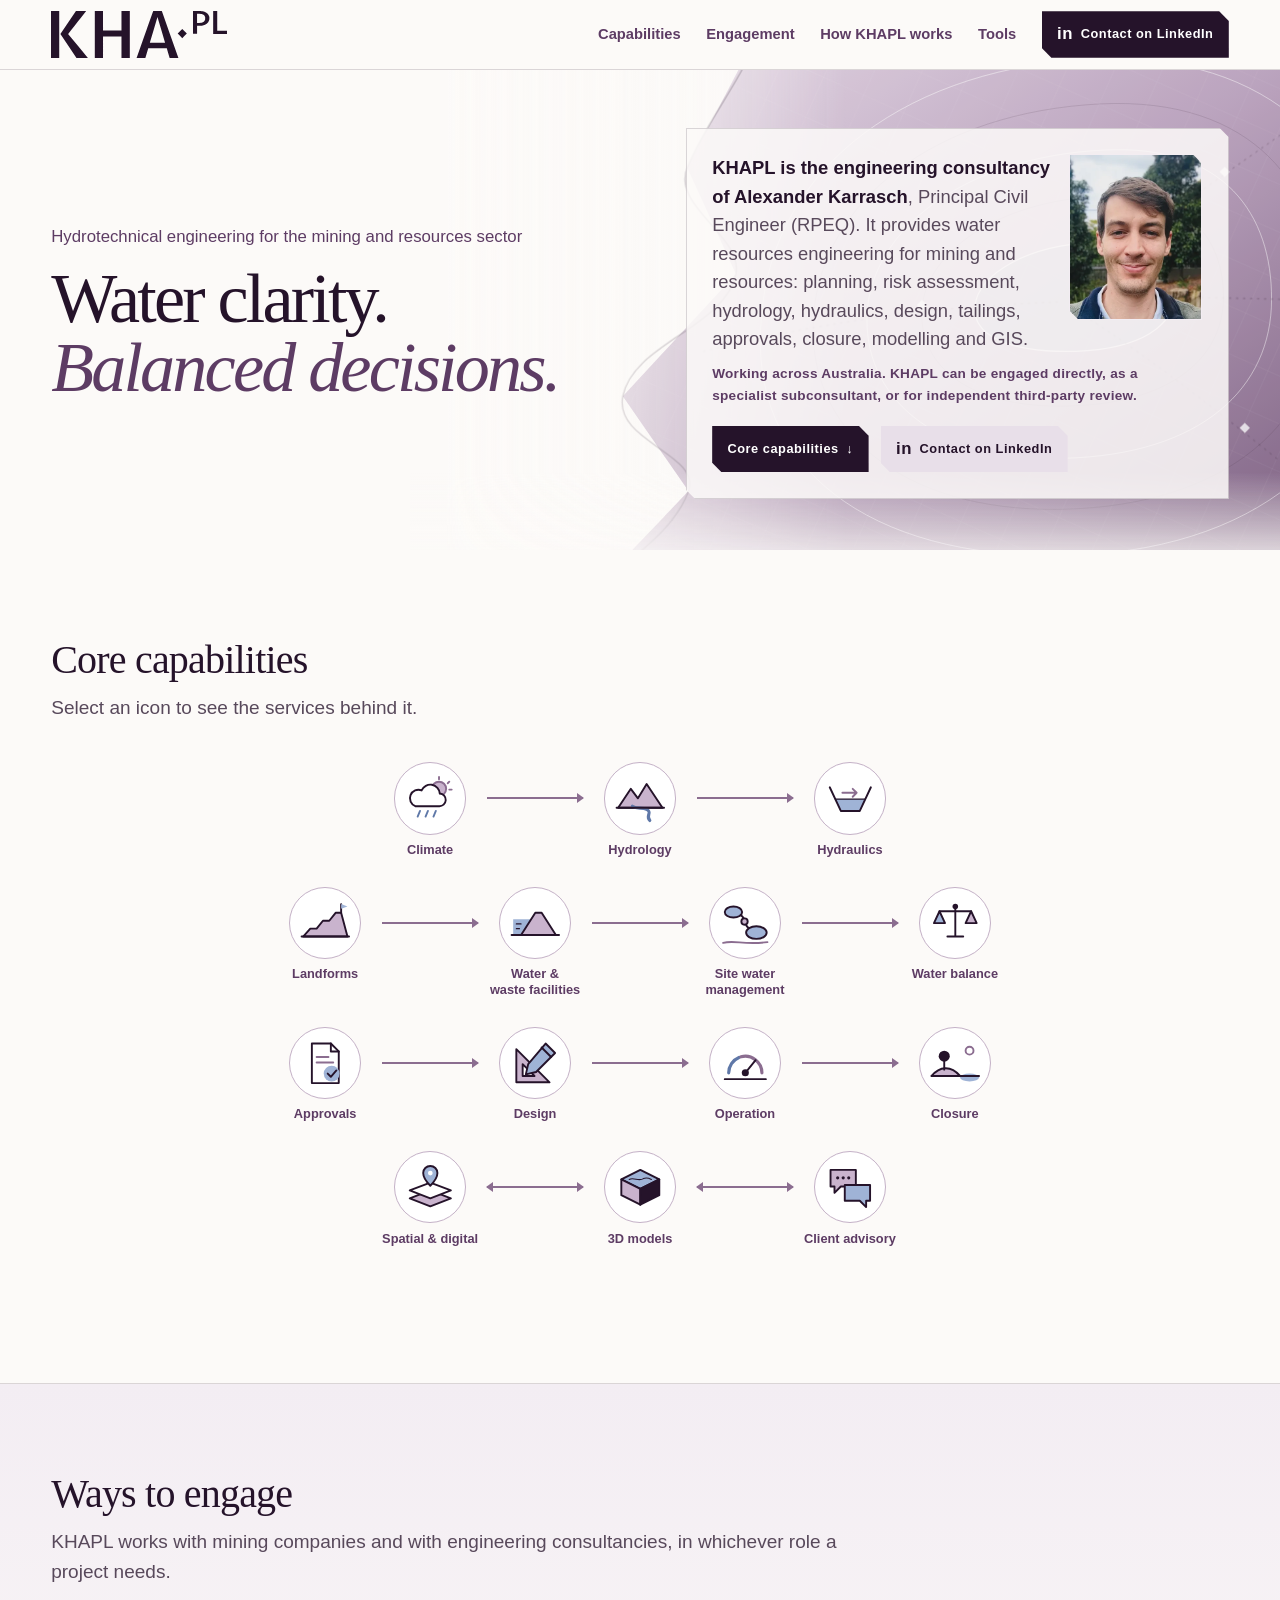
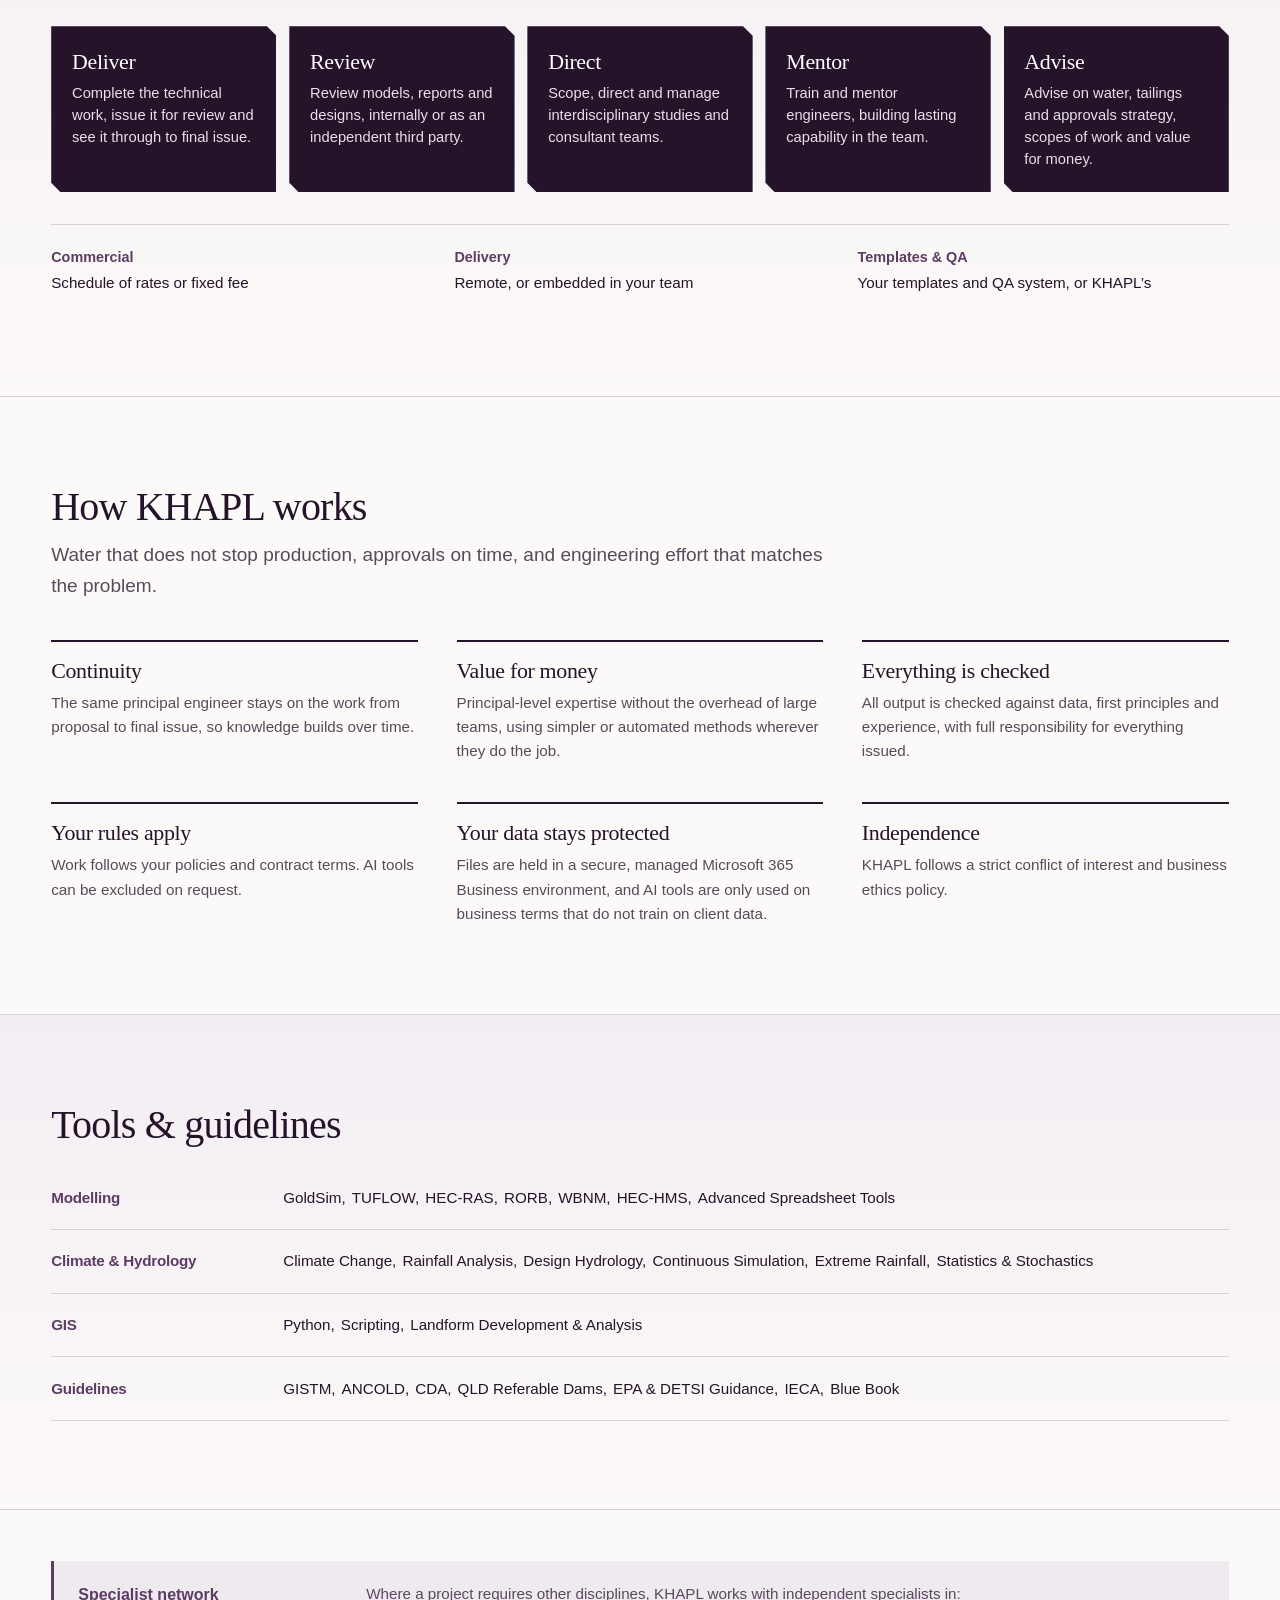
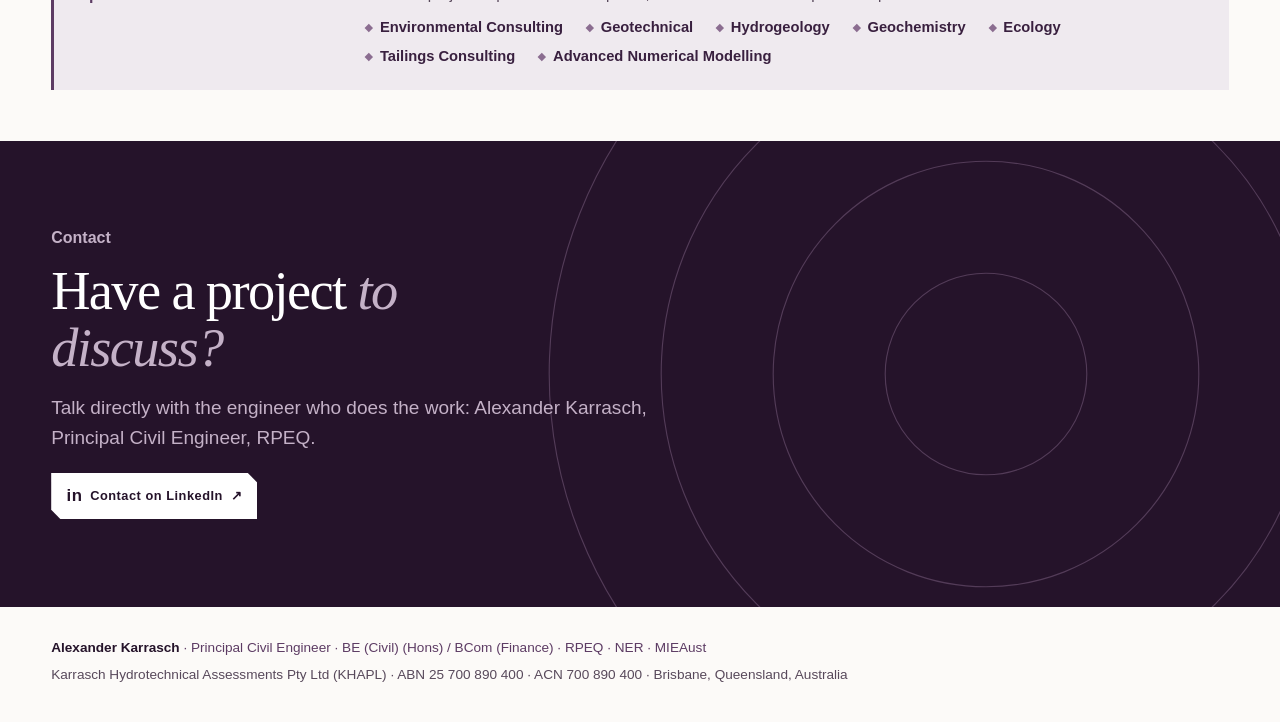
<file: index.html>
<!DOCTYPE html>
<html lang="en-AU">
<head>
  <meta charset="utf-8">
  <meta name="viewport" content="width=device-width, initial-scale=1">
  <title>KHAPL | Hydrotechnical Engineering | Alexander Karrasch</title>
  <meta name="description" content="KHAPL (Karrasch Hydrotechnical Assessments Pty Ltd) is the engineering consultancy of Alexander Karrasch, Principal Civil Engineer (RPEQ), providing water resources, tailings, hydrology, hydraulics and approvals engineering for the mining and resources sector across Australia.">
  <meta name="color-scheme" content="light">
  <meta name="theme-color" content="#25132a">
  <meta property="og:type" content="website">
  <meta property="og:title" content="KHAPL | Hydrotechnical Engineering">
  <meta property="og:description" content="Water resources, tailings and approvals engineering for mining and resources projects across Australia, led by Alexander Karrasch RPEQ.">
  <meta property="og:url" content="https://khapl.com.au/">
  <link rel="canonical" href="https://khapl.com.au/">
  <link rel="icon" href="favicon.svg" type="image/svg+xml">
  <script type="application/ld+json">
  {
    "@context": "https://schema.org",
    "@type": "Organization",
    "@id": "https://khapl.com.au/#organization",
    "name": "Karrasch Hydrotechnical Assessments Pty Ltd",
    "legalName": "Karrasch Hydrotechnical Assessments Pty Ltd",
    "alternateName": "KHAPL",
    "url": "https://khapl.com.au/",
    "logo": "https://khapl.com.au/khapl-logo.svg",
    "description": "Hydraulic, hydrologic, water resources, tailings and associated civil engineering consultancy services for the mining and resources industry.",
    "identifier": [
      { "@type": "PropertyValue", "propertyID": "Australian Business Number (ABN)", "value": "25 700 890 400" },
      { "@type": "PropertyValue", "propertyID": "Australian Company Number (ACN)", "value": "700 890 400" }
    ],
    "founder": {
      "@type": "Person",
      "name": "Alexander Karrasch",
      "jobTitle": "Principal Civil Engineer",
      "sameAs": "https://www.linkedin.com/in/khapl/"
    },
    "location": { "@type": "Place", "name": "Brisbane, Queensland, Australia" },
    "areaServed": "Australia",
    "sameAs": ["https://www.linkedin.com/in/khapl/"],
    "knowsAbout": ["Climate Analysis and Climate Change", "Hydrology", "Hydraulic Analysis", "Landforms", "Water and Waste Facilities", "Site Water Management", "Water Balance Modelling and Accounting", "Approvals", "Design", "Operation", "Closure", "Spatial and Digital", "3D Models", "Client Advisory"]
  }
  </script>
  <style>
    :root {
      --aubergine-950: #25132a;
      --aubergine-850: #39203f;
      --aubergine-700: #5d3c64;
      --aubergine-500: #8b6d90;
      --aubergine-300: #c4b1c7;
      --aubergine-150: #e8dfe9;
      --aubergine-075: #f3edf3;
      --paper: #fcfaf8;
      --white: #fff;
      --ink-soft: #58495b;
      --line: rgba(37,19,42,.16);
      --serif: Georgia, "Times New Roman", serif;
      --sans: Arial, Helvetica, sans-serif;
      --gutter: clamp(1rem, 4vw, 5rem);
      --wrap: min(100% - 2 * var(--gutter), 80rem);
      --notch: .6rem;
      --cut: polygon(0 0, calc(100% - var(--notch)) 0, 100% var(--notch), 100% 100%, var(--notch) 100%, 0 calc(100% - var(--notch)));
      color-scheme: light;
      interpolate-size: allow-keywords;
    }

    *, *::before, *::after { box-sizing: border-box; }
    html { scroll-behavior: smooth; scroll-padding-top: 5rem; -webkit-text-size-adjust: 100%; }
    body {
      margin: 0;
      background: var(--paper);
      color: var(--aubergine-950);
      font: 1rem/1.6 var(--sans);
      -webkit-font-smoothing: antialiased;
      overflow-x: clip;
    }
    img, svg { max-width: 100%; }
    a { color: inherit; }
    :focus-visible { outline: 2px solid var(--aubergine-700); outline-offset: 3px; }
    .wrap { width: var(--wrap); margin-inline: auto; }
    .skip { position: absolute; left: -100vw; }
    .skip:focus { left: 1rem; top: 1rem; z-index: 99; padding: .5rem 1rem; background: var(--white); }
    .nw { white-space: nowrap; }

    /* ---------- header ---------- */
    .site-header { position: sticky; top: 0; z-index: 20; background: rgba(252,250,248,.97); border-bottom: 1px solid var(--line); }
    .site-header .wrap { display: flex; align-items: center; justify-content: space-between; gap: 1rem 2rem; padding-block: .7rem; }
    .brand { display: block; flex: none; width: clamp(7rem, 5rem + 8vw, 11rem); aspect-ratio: 157.5 / 41.75; overflow: hidden; }
    .brand img { display: block; width: 100%; height: auto; }
    .nav { display: flex; align-items: center; gap: clamp(.75rem, 2vw, 2rem); }
    .nav a:not(.btn) { font-size: .92rem; font-weight: 700; text-decoration: none; color: var(--aubergine-700); }
    .nav a:not(.btn):hover { color: var(--aubergine-950); }

    .btn {
      display: inline-flex; align-items: center; gap: .6em;
      min-height: 2.9rem; padding: .6em 1.2em;
      background: var(--aubergine-950); color: var(--white);
      font-size: .8rem; font-weight: 700; letter-spacing: .04em; text-decoration: none;
      clip-path: var(--cut);
      transition: background-color .18s, transform .18s;
    }
    .btn:hover, .btn:focus-visible { background: var(--aubergine-700); transform: translateY(-2px); }
    .btn.ghost { background: var(--aubergine-150); color: var(--aubergine-950); }
    .btn.ghost:hover, .btn.ghost:focus-visible { background: var(--aubergine-300); }
    .nav .btn .short { display: none; }
    .in-mark { font-size: 1.05rem; line-height: 1; font-weight: 700; }

    /* ---------- hero ---------- */
    .hero { position: relative; isolation: isolate; overflow: hidden; contain: paint; padding-block: clamp(2rem, 4.5vw, 4rem) clamp(2rem, 4vw, 3.5rem); }
    .hero-grid { display: grid; gap: 1.2rem clamp(2rem, 5vw, 5rem); align-items: center; }
    .hero-text { padding: clamp(1rem, 2vw, 1.6rem); background: rgba(252,250,248,.86); border: 1px solid var(--line); clip-path: var(--cut); }
    .hero-text .summary { margin-top: 0; }
    .photo { position: relative; float: right; display: grid; place-items: center; width: clamp(5.5rem, 3.5rem + 6vw, 9rem); aspect-ratio: 4 / 5; margin: 0 0 .8rem 1.2rem; overflow: hidden; background: var(--aubergine-075); border: 1.5px dashed var(--aubergine-300); clip-path: var(--cut); }
    .photo::before { content: "Profile photo"; padding: .5rem; color: var(--aubergine-500); font-size: .62rem; font-weight: 700; letter-spacing: .1em; text-align: center; text-transform: uppercase; }
    .photo:has(img) { border-style: solid; border-color: transparent; }
    .photo img { position: absolute; inset: 0; width: 100%; height: 100%; object-fit: cover; }
    @media (min-width: 60rem) {
      .hero-grid { grid-template-columns: minmax(0, 1.05fr) minmax(0, 1fr); }
    }
    .water-backdrop { position: absolute; z-index: -1; inset: -6% -8% -6% 32%; opacity: .9; pointer-events: none; }
    .water-backdrop::before { content: ""; position: absolute; inset: 0 55% 0 -30%; z-index: 2; background: linear-gradient(90deg, var(--paper) 45%, rgba(252,250,248,0)); }
    .water-backdrop::after { content: ""; position: absolute; inset: auto 0 0; height: 20%; z-index: 2; background: linear-gradient(0deg, var(--paper), rgba(252,250,248,0)); }
    .water-backdrop svg { width: 100%; height: 100%; display: block; }
    .bathymetry { stroke: rgba(255,255,255,.45); stroke-width: 1.6; }
    .bathymetry path:nth-child(even) { stroke: rgba(37,19,42,.2); stroke-width: 1.15; }
    .bathymetry .inner-pool { fill: #8d93ab; fill-opacity: .5; stroke: rgba(244,239,246,.7); stroke-width: 2; }
    .flow-traces { stroke: rgba(37,19,42,.42); stroke-width: 1.4; stroke-linecap: round; stroke-dasharray: 2.5 9; }
    .control-points { fill: rgba(255,255,255,.75); }
    .water-edge { stroke: rgba(37,19,42,.42); stroke-width: 2; }

    .eyebrow { margin: 0 0 .9rem; color: var(--aubergine-700); font-size: clamp(.95rem, .9rem + .2vw, 1.05rem); }
    h1 {
      display: flex; flex-wrap: wrap; column-gap: .22em; margin: 0;
      font: 400 clamp(2.5rem, 1.5rem + 3.6vw, 4.6rem)/.98 var(--serif); letter-spacing: -.04em;
    }
    h1 span { display: inline-block; }
    .accent { color: var(--aubergine-700); font-style: italic; }
    .summary { margin: 1rem 0 0; color: var(--ink-soft); font-size: clamp(1rem, .95rem + .25vw, 1.15rem); line-height: 1.55; }
    .summary strong { color: var(--aubergine-950); font-weight: 700; }
    .engagement { margin: .6rem 0 0; color: var(--aubergine-700); font-size: .85rem; font-weight: 700; letter-spacing: .02em; }
    .cta-row { display: flex; flex-wrap: wrap; gap: .75rem; margin-top: 1.2rem; }

    /* ---------- sections ---------- */
    section { padding-block: clamp(3rem, 7vw, 5.5rem); }
    section.tight { padding-block: clamp(2rem, 4vw, 3.5rem); }
    .band { background: linear-gradient(180deg, var(--aubergine-075), var(--paper)); border-block: 1px solid var(--line); }
    .section-head { display: grid; gap: .7rem; margin-bottom: clamp(1.5rem, 3vw, 2.4rem); max-width: 50rem; }
    h2 {
      display: flex; align-items: center; gap: .9rem; margin: 0;
      color: var(--aubergine-950); font: 400 clamp(1.7rem, 1.3rem + 1.6vw, 2.5rem)/1.1 var(--serif); letter-spacing: -.02em;
    }
    .lede { margin: 0; color: var(--ink-soft); font-size: clamp(1rem, .95rem + .3vw, 1.2rem); }
    h3 { margin: 0; font: 400 clamp(1.15rem, 1.05rem + .4vw, 1.4rem)/1.15 var(--serif); letter-spacing: -.015em; }

    /* ---------- capabilities (accordion rows) ---------- */
    .cap-list { border-top: 2px solid var(--aubergine-950); }
    .cap-list.empty { border-top: 0; }
    .cap[hidden] { display: none; }
    .cap { position: relative; border-bottom: 1px solid var(--line); transition: background-color .2s; }
    .cap::before { content: ""; position: absolute; left: 0; top: -1px; bottom: -1px; width: 3px; background: var(--aubergine-700); transform: scaleY(0); transform-origin: top; transition: transform .3s ease; }
    .cap:hover { background: rgba(243,237,243,.55); }
    .cap[open] { background: var(--white); }
    .cap[open]::before { transform: scaleY(1); }
    .cap summary {
      display: grid; grid-template-columns: minmax(0, 1fr) auto; gap: .3rem 1.2rem; align-items: baseline;
      padding: 1rem 1rem 1rem 1.1rem; cursor: pointer; list-style: none;
    }
    .cap summary::-webkit-details-marker { display: none; }
    .num { display: none; }
    .desc { grid-column: 1; grid-row: 2; color: var(--ink-soft); font-size: .9rem; line-height: 1.5; }
    .plus { grid-column: 2; grid-row: 1 / span 2; align-self: center; position: relative; width: 1.7rem; height: 1.7rem; border: 1px solid var(--aubergine-300); border-radius: 50%; transition: transform .3s, background-color .2s; }
    .plus::before, .plus::after { content: ""; position: absolute; inset: 50% 25% auto; border-top: 1.5px solid var(--aubergine-700); transform: translateY(-50%); }
    .plus::after { transform: translateY(-50%) rotate(90deg); transition: transform .3s; }
    .cap summary:hover .plus { background: var(--aubergine-150); }
    .cap[open] .plus { transform: rotate(180deg); background: var(--aubergine-150); }
    .cap[open] .plus::after { transform: translateY(-50%) rotate(0deg); }
    .cap-body { padding: 0 1rem 1.4rem 1.1rem; }
    .cap-body ul { margin: 0; padding: 0; list-style: none; columns: 15rem 2; column-gap: 2rem; }
    .cap-body li { position: relative; break-inside: avoid; padding: 0 0 .45rem 1.1rem; font-size: .92rem; line-height: 1.45; }
    .cap-body li::before { content: ""; position: absolute; left: 0; top: .5em; width: .42rem; height: .42rem; background: var(--aubergine-500); transform: rotate(45deg); }
    .cap-body .note { margin: .6rem 0 0; color: var(--aubergine-700); font-size: .85rem; font-style: italic; }
    .cap::details-content { block-size: 0; overflow-y: clip; transition: block-size .3s ease, content-visibility .3s allow-discrete; }
    .cap[open]::details-content { block-size: auto; }
    .cap.lit { background: rgba(243,237,243,.55); }
    @media (min-width: 60rem) {
      .cap summary { grid-template-columns: minmax(0, 1fr) minmax(0, 1.7fr) auto; }
      .desc { grid-column: 2; grid-row: 1; }
      .plus { grid-column: 3; grid-row: 1; }
      .cap-body ul { columns: 16rem 3; }
    }

    /* ---------- capability map ---------- */
    .fmap {
      --t: clamp(3.2rem, 2.6rem + 2.4vw, 4.8rem);
      --c1: #25132a; --c2: #c9b3cd; --c2s: #8b6d90; --c3: #9fb3d6; --c3s: #5f78a8; --tile: #fff;
      display: grid; gap: clamp(1rem, 2.4vw, 1.8rem); margin: 0 auto clamp(1.8rem, 4vw, 3rem); max-width: 60rem;
    }
    .frow { display: flex; justify-content: center; align-items: flex-start; }
    .fc-node { flex: 0 1 calc(var(--t) + 2.6rem); display: grid; justify-items: center; gap: .45rem; min-width: min-content; text-decoration: none; color: var(--aubergine-700); }
    .tile { position: relative; display: grid; place-items: center; width: var(--t); height: var(--t); border: 1.5px solid var(--aubergine-300); border-radius: 50%; background: var(--tile); transition: background-color .25s, border-color .25s; }
    .tile svg { width: 72%; height: 72%; overflow: visible; }
    .ring { position: absolute; inset: -1.5px; border: 2px solid var(--aubergine-700); border-radius: 50%; opacity: 0; pointer-events: none; }
    .lbl { max-width: 100%; font-size: clamp(.7rem, .62rem + .25vw, .8rem); font-weight: 700; line-height: 1.25; text-align: center; overflow-wrap: normal; word-break: normal; hyphens: manual; text-wrap: balance; }
    .fmap svg * { stroke-width: 2.4; stroke-linecap: round; stroke-linejoin: round; fill: none; stroke: none; transition: fill .25s, stroke .25s; }
    .fmap .thin { stroke-width: 1.4; }
    .fmap .thick { stroke-width: 4; }
    .fmap .s1 { stroke: var(--c1); } .fmap .f1 { fill: var(--c1); }
    .fmap .s2 { stroke: var(--c2s); } .fmap .f2 { fill: var(--c2); }
    .fmap .s3 { stroke: var(--c3s); } .fmap .f3 { fill: var(--c3); }
    .fmap .fw { fill: var(--tile); }
    .arr { position: relative; flex: 1 1 1rem; min-width: .5rem; max-width: 6rem; height: 2px; margin-top: calc(var(--t) / 2 - 1px); background: var(--aubergine-500); }
    .arr::after, .arr.both::before { content: ""; position: absolute; top: -4px; border: 5px solid transparent; border-width: 5px 0 5px 7px; border-left-color: var(--aubergine-500); right: -1px; }
    .arr.both::before { left: -1px; right: auto; transform: scaleX(-1); }
    .fc-node:hover .tile, .fc-node:focus-visible .tile { border-color: var(--aubergine-700); }
    .fc-node:focus { outline: none; }
    .fc-node:focus-visible .tile { outline: 2px solid var(--aubergine-700); outline-offset: 3px; }
    .fc-node.on .tile { --c1: #fff; --c2: #8b6d90; --c2s: #c9b3cd; --c3: #7d93c2; --c3s: #b9c8e6; --tile: #25132a; background: var(--aubergine-950); border-color: var(--aubergine-950); }
    .fc-node.on .lbl { color: var(--aubergine-950); }

    /* ---------- engage ---------- */
    .roles { display: grid; grid-template-columns: repeat(auto-fit, minmax(min(100%, 12rem), 1fr)); gap: .8rem; margin: 0; padding: 0; list-style: none; }
    .roles li { position: relative; overflow: hidden; padding: 1.4rem 1.3rem; background: var(--aubergine-950); color: var(--aubergine-150); clip-path: var(--cut); --notch: .8rem; }
    .roles h3 { color: var(--white); }
    .roles p { margin: .5rem 0 0; font-size: .92rem; line-height: 1.5; }
    .terms { display: grid; grid-template-columns: repeat(auto-fit, minmax(min(100%, 16rem), 1fr)); gap: .4rem 2rem; margin: 2rem 0 0; padding: 1.3rem 0 0; border-top: 1px solid var(--line); }
    .terms div { display: grid; gap: .1rem; }
    .terms dt { color: var(--aubergine-700); font-size: .9rem; font-weight: 700; }
    .terms dd { margin: 0 0 .8rem; font-size: .95rem; }

    /* ---------- principles ---------- */
    .principles { display: grid; grid-template-columns: repeat(auto-fit, minmax(min(100%, 17rem), 1fr)); gap: clamp(1.4rem, 3vw, 2.4rem) clamp(1.4rem, 3vw, 3rem); }
    .principle { padding-top: 1rem; border-top: 2px solid var(--aubergine-950); }
    .principle p { margin: .5rem 0 0; color: var(--ink-soft); font-size: .95rem; }

    /* ---------- tools ---------- */
    .tool-rows { display: grid; gap: 1.2rem; }
    .tool-row { display: grid; grid-template-columns: minmax(8rem, 13rem) 1fr; gap: .6rem 1.5rem; align-items: baseline; padding-bottom: 1.2rem; border-bottom: 1px solid var(--line); }
    .tool-row h3 { font: 700 .95rem var(--sans); color: var(--aubergine-700); }
    .tags { display: flex; flex-wrap: wrap; gap: .2rem 0; margin: 0; padding: 0; list-style: none; }
    .tags li { font-size: .95rem; }
    .tags li:not(:last-child)::after { content: ","; margin-right: .4em; }

    /* ---------- network ---------- */
    .network { display: grid; grid-template-columns: minmax(10rem, 16rem) 1fr; gap: 1rem 2rem; align-items: start; padding: 1.3rem 1.5rem; border-left: 3px solid var(--aubergine-700); background: rgba(232,223,233,.6); }
    .network p { margin: 0; }
    .network .intro { color: var(--ink-soft); font-size: .95rem; }
    .net-list { display: flex; flex-wrap: wrap; gap: .35rem 1.5rem; margin: .6rem 0 0; padding: 0; list-style: none; }
    .net-list li { color: var(--aubergine-850); font-size: .92rem; font-weight: 700; white-space: nowrap; }
    .net-list li::before { content: ""; display: inline-block; width: .38em; height: .38em; margin: 0 .55em .12em 0; background: var(--aubergine-500); transform: rotate(45deg); }
    .network .label { color: var(--aubergine-700); font-size: 1rem; font-weight: 700; }

    /* ---------- contact / footer ---------- */
    .contact { position: relative; overflow: hidden; isolation: isolate; background: var(--aubergine-950); color: var(--aubergine-150); }
    .contact svg.ripples { position: absolute; z-index: -1; right: -12%; top: 50%; width: min(56rem, 120vw); translate: 0 -50%; opacity: .45; pointer-events: none; }
    .ripples circle { fill: none; stroke: var(--aubergine-500); stroke-width: 1; }
    .contact h2 { color: var(--aubergine-300); font: 700 1rem var(--sans); letter-spacing: 0; }
    .contact .big { margin: 1rem 0 0; color: var(--white); font: 400 clamp(2rem, 1.3rem + 2.8vw, 3.4rem)/1.05 var(--serif); letter-spacing: -.03em; max-width: 16ch; }
    .contact .big em { color: var(--aubergine-300); }
    .contact .lede { color: var(--aubergine-300); max-width: 40rem; margin-top: 1rem; }
    .contact .btn { background: var(--white); color: var(--aubergine-950); }
    .contact .btn:hover, .contact .btn:focus-visible { background: var(--aubergine-150); }

    footer { padding-block: 1.8rem 2.2rem; color: var(--ink-soft); font-size: .85rem; line-height: 1.7; }
    footer p { margin: 0; text-wrap: balance; }
    .pro { color: var(--aubergine-700); }
    .pro strong { color: var(--aubergine-950); }
    .legal { margin-top: .25rem; }

    /* ---------- motion: one-off on load / on reveal only, nothing loops ---------- */
    @media (prefers-reduced-motion: no-preference) {
      .bathymetry path { stroke-dasharray: 1; stroke-dashoffset: 1; animation: draw 2.2s cubic-bezier(.3,.6,.2,1) forwards; }
      .bathymetry path:nth-child(2) { animation-delay: .15s; }
      .bathymetry path:nth-child(3) { animation-delay: .3s; }
      .bathymetry path:nth-child(4) { animation-delay: .45s; }
      .bathymetry path:nth-child(5) { animation-delay: .6s; }
      .flow-traces, .control-points { animation: fade 1.2s 1.6s both; }
      .hero h1 span, .hero-text { animation: rise .9s cubic-bezier(.2,.7,.2,1) both; }
      .hero h1 span:nth-child(2) { animation-delay: .12s; }
      .hero-text { animation-delay: .25s; }
      .fc-node.on .ring { animation: pulse 1.1s ease-out 3; }
      @supports (animation-timeline: view()) {
        .reveal { animation: rise linear both; animation-timeline: view(); animation-range: entry 5% entry 40%; }
      }
    }
    @keyframes draw { to { stroke-dashoffset: 0; } }
    @keyframes fade { from { opacity: 0; } }
    @keyframes pulse { from { opacity: .9; transform: scale(1); } to { opacity: 0; transform: scale(1.45); } }
    @keyframes rise { from { opacity: 0; transform: translateY(1.2rem); } }

    /* ---------- responsive ---------- */
    @media (max-width: 64rem) {
      .nav a:not(.btn) { display: none; }
    }
    @media (max-width: 60rem) {
      .water-backdrop { inset: -4% -40% 25% 10%; opacity: .55; }
      .water-backdrop::before { inset: 0 45% 0 -30%; }
      .tool-row, .network { grid-template-columns: 1fr; }
    }
    @media (max-width: 36rem) {
      .nav .btn .label { display: none; }
      .nav .btn .short { display: inline; }
      .nav .btn { padding-inline: .9rem; }
      .water-backdrop { inset: -8% -70% 35% 0; opacity: .4; }
      .hero-text .btn { min-height: 2.6rem; }
      .cap summary { gap: .3rem 1rem; padding-left: .8rem; }
      .cap-body { padding-left: .8rem; }
    }
    @media (max-height: 30rem) and (orientation: landscape) {
      .site-header { position: static; }
    }
    @media print {
      .site-header { position: static; }
      .water-backdrop, .ripples, .fmap { display: none; }
      .cap[hidden] { display: block; }
      .contact { background: none; color: inherit; }
      .cap::details-content { block-size: auto; content-visibility: visible; }
    }
  </style>
</head>
<body>
  <a class="skip" href="#main">Skip to content</a>

  <header class="site-header">
    <div class="wrap">
      <a class="brand" href="#top" aria-label="KHAPL home"><img src="khapl-logo.svg" alt="KHAPL" width="176" height="47"></a>
      <nav class="nav" aria-label="Primary">
        <a href="#capabilities">Capabilities</a>
        <a href="#engage">Engagement</a>
        <a href="#approach">How KHAPL works</a>
        <a href="#tools">Tools</a>
        <a class="btn" href="https://www.linkedin.com/in/khapl/" target="_blank" rel="noopener noreferrer"><b class="in-mark" aria-hidden="true">in</b><span class="label">Contact on LinkedIn</span><span class="short">Contact</span></a>
      </nav>
    </div>
  </header>

  <main id="main">
    <section class="hero" id="top" aria-labelledby="headline">
      <div class="water-backdrop" aria-hidden="true">
        <svg viewBox="0 0 1600 900" preserveAspectRatio="xMaxYMid slice" focusable="false">
          <defs>
            <linearGradient id="plum-water" x1="0" y1="0" x2="1" y2="1"><stop offset="0" stop-color="#eee5ef"/><stop offset=".48" stop-color="#ad92b2"/><stop offset="1" stop-color="#4b2852"/></linearGradient>
            <clipPath id="water-plane"><polygon points="590,-40 1640,-40 1640,950 265,950 458,748 350,592 536,391 456,216"/></clipPath>
            <pattern id="survey-grid" width="72" height="72" patternUnits="userSpaceOnUse" patternTransform="rotate(24)"><path d="M72 0H0V72" fill="none" stroke="#fff" stroke-opacity=".13"/></pattern>
          </defs>
          <g clip-path="url(#water-plane)">
            <rect x="180" y="-80" width="1500" height="1060" fill="url(#plum-water)" opacity=".92"/>
            <rect x="180" y="-80" width="1500" height="1060" fill="url(#survey-grid)"/>
            <g class="bathymetry" fill="none">
              <path pathLength="1" d="M578 462C596 210 827 49 1128 37C1413 26 1585 193 1587 435C1590 686 1387 850 1071 854C757 858 554 711 578 462Z"/>
              <path pathLength="1" d="M664 458C678 271 863 124 1138 111C1385 100 1502 245 1501 438C1500 631 1348 773 1069 778C805 782 649 645 664 458Z"/>
              <path pathLength="1" d="M752 454C760 319 910 198 1142 187C1340 177 1418 294 1417 433C1417 577 1304 688 1076 694C857 699 744 589 752 454Z"/>
              <path pathLength="1" d="M842 449C848 356 966 270 1138 263C1288 257 1337 340 1338 427C1339 523 1260 603 1085 608C919 613 836 541 842 449Z"/>
              <path pathLength="1" class="inner-pool" d="M929 444C935 391 1015 343 1128 339C1228 335 1260 379 1258 425C1256 476 1203 514 1095 518C987 521 925 493 929 444Z"/>
            </g>
            <g class="flow-traces" fill="none">
              <path d="M1095 428C1230 428 1402 430 1588 438"/><path d="M1104 401C1208 320 1342 223 1518 103"/><path d="M1110 460C1223 532 1371 648 1555 800"/><path d="M1065 437C896 443 700 463 474 520"/>
            </g>
            <g class="control-points">
              <rect x="1252" y="419" width="13" height="13" transform="rotate(45 1258.5 425.5)"/><rect x="1334" y="217" width="12" height="12" transform="rotate(45 1340 223)"/><rect x="1367" y="638" width="12" height="12" transform="rotate(45 1373 644)"/><rect x="836" y="436" width="12" height="12" transform="rotate(45 842 442)"/>
            </g>
          </g>
          <path class="water-edge" d="M590-40C548 74 492 130 456 216C430 280 548 329 536 391C518 479 367 505 350 592C335 667 480 687 458 748C430 827 330 876 265 950" fill="none"/>
        </svg>
      </div>

      <div class="wrap hero-grid">
        <div>
          <p class="eyebrow">Hydrotechnical engineering for the mining and resources sector</p>
          <h1 id="headline"><span>Water clarity.</span> <span class="accent">Balanced decisions.</span></h1>
        </div>
        <div class="hero-text">
        <figure class="photo"><img src="profile.webp" alt="Alexander Karrasch" width="400" height="500"></figure>
        <p class="summary"><strong>KHAPL is the engineering consultancy of Alexander Karrasch</strong>, Principal Civil Engineer (RPEQ). It provides water resources engineering for mining and resources: planning, risk assessment, hydrology, hydraulics, design, tailings, approvals, closure, modelling and GIS.</p>
        <p class="engagement">Working across Australia. KHAPL can be engaged directly, as a specialist subconsultant, or for independent third-party review.</p>
        <div class="cta-row">
          <a class="btn" href="#capabilities">Core capabilities <b aria-hidden="true">↓</b></a>
          <a class="btn ghost" href="https://www.linkedin.com/in/khapl/" target="_blank" rel="noopener noreferrer"><b class="in-mark" aria-hidden="true">in</b>Contact on LinkedIn</a>
        </div>
        </div>
      </div>
    </section>

    <section id="capabilities" aria-labelledby="cap-title">
      <div class="wrap">
        <div class="section-head reveal">
          <h2 id="cap-title">Core capabilities</h2>
          <p class="lede">Select an icon to see the services behind it.</p>
        </div>
        <nav class="fmap reveal" aria-label="Capability map">
          <div class="frow">
            <a class="fc-node" data-i="0" href="#cap-01"><span class="tile"><span class="ring"></span><svg viewBox="0 0 64 64" aria-hidden="true" focusable="false"><circle class="f2 s2" cx="43" cy="20" r="9"/><path class="s2" d="M43 5v3M56 11l-2 2M59 21h-3"/><path class="fw s1" d="M13 42h30a8 8 0 0 0 1-16a12 12 0 0 0-23-4a10 10 0 0 0-8 20z"/><path class="s3" d="M19 48l-3 7M29 48l-3 7M39 48l-3 7"/></svg></span><span class="lbl">Climate</span></a>
            <span class="arr" aria-hidden="true"></span>
            <a class="fc-node" data-i="1" href="#cap-02"><span class="tile"><span class="ring"></span><svg viewBox="0 0 64 64" aria-hidden="true" focusable="false"><path class="f2 s1" d="M4 44L20 20L29 32L40 14L60 44Z"/><path class="s3 thick" d="M44 60C38 54 48 50 40 46C34 43 28 46 22 42"/><path class="s1" d="M2 44H62"/></svg></span><span class="lbl">Hydrology</span></a>
            <span class="arr" aria-hidden="true"></span>
            <a class="fc-node" data-i="2" href="#cap-03"><span class="tile"><span class="ring"></span><svg viewBox="0 0 64 64" aria-hidden="true" focusable="false"><path class="f3" d="M13 33L20 48H44L51 33Z"/><path class="s1" d="M6 18L20 48H44L58 18"/><path class="s2" d="M22 25H40M35 20l5 5-5 5"/><path class="s1 thin" d="M13 33H51"/></svg></span><span class="lbl">Hydraulics</span></a>
          </div>
          <div class="frow">
            <a class="fc-node" data-i="3" href="#cap-04"><span class="tile"><span class="ring"></span><svg viewBox="0 0 64 64" aria-hidden="true" focusable="false"><path class="f2 s1" d="M4 50L13 40H21L29 30H37L45 20H52L60 50Z"/><path class="s1" d="M2 50H62"/><path class="s1" d="M52 20V9"/><path class="f3" d="M52 9L60 12L52 15Z"/></svg></span><span class="lbl">Landforms</span></a>
            <span class="arr" aria-hidden="true"></span>
            <a class="fc-node" data-i="4" href="#cap-05"><span class="tile"><span class="ring"></span><svg viewBox="0 0 64 64" aria-hidden="true" focusable="false"><path class="f3" d="M4 28H28L16 48H4Z"/><path class="f2 s1" d="M32 20H40L58 48H14Z"/><path class="s1" d="M2 48H62"/><path class="s1 thin" d="M8 34h6M8 40h4"/></svg></span><span class="lbl">Water &amp; waste facilities</span></a>
            <span class="arr" aria-hidden="true"></span>
            <a class="fc-node" data-i="5" href="#cap-06"><span class="tile"><span class="ring"></span><svg viewBox="0 0 64 64" aria-hidden="true" focusable="false"><ellipse class="f3 s1" cx="17" cy="19" rx="11" ry="7"/><ellipse class="f3 s1" cx="46" cy="45" rx="13" ry="8"/><path class="s1" d="M26 23C34 27 30 36 36 39"/><circle class="f2 s1" cx="31" cy="31" r="4"/><path class="s2" d="M4 58C18 54 30 61 60 57"/></svg></span><span class="lbl">Site water management</span></a>
            <span class="arr" aria-hidden="true"></span>
            <a class="fc-node" data-i="6" href="#cap-07"><span class="tile"><span class="ring"></span><svg viewBox="0 0 64 64" aria-hidden="true" focusable="false"><path class="s1" d="M32 12V50M22 50H42M12 18H52"/><path class="f3 s1" d="M12 18L5 33H19Z"/><path class="f2 s1" d="M52 18L45 33H59Z"/><circle class="f1" cx="32" cy="12" r="3.5"/></svg></span><span class="lbl">Water balance</span></a>
          </div>
          <div class="frow">
            <a class="fc-node" data-i="7" href="#cap-08"><span class="tile"><span class="ring"></span><svg viewBox="0 0 64 64" aria-hidden="true" focusable="false"><path class="fw s1" d="M15 7H39L49 17V57H15Z"/><path class="s1" d="M39 7V17H49"/><path class="s2" d="M21 24H36M21 31H42"/><circle class="f3" cx="40" cy="45" r="10"/><path class="s1" d="M35 45l4 4 7-8"/></svg></span><span class="lbl">Approvals</span></a>
            <span class="arr" aria-hidden="true"></span>
            <a class="fc-node" data-i="8" href="#cap-09"><span class="tile"><span class="ring"></span><svg viewBox="0 0 64 64" aria-hidden="true" focusable="false"><path class="f2 s1" d="M8 56V14L50 56Z"/><path class="fw s1" d="M16 48V33L31 48Z"/><path class="f3 s1" d="M45 7L57 19L33 43L20 46L23 33Z"/><path class="s1" d="M40 12L52 24"/></svg></span><span class="lbl">Design</span></a>
            <span class="arr" aria-hidden="true"></span>
            <a class="fc-node" data-i="9" href="#cap-10"><span class="tile"><span class="ring"></span><svg viewBox="0 0 64 64" aria-hidden="true" focusable="false"><path class="s3 thick" d="M11 44A21 21 0 0 1 24 24.6"/><path class="s2 thick" d="M26.5 23.8A21 21 0 0 1 53 44"/><path class="s1" d="M32 44L45 28"/><circle class="f1" cx="32" cy="44" r="4.5"/><path class="s1" d="M6 52H58"/></svg></span><span class="lbl">Operation</span></a>
            <span class="arr" aria-hidden="true"></span>
            <a class="fc-node" data-i="10" href="#cap-11"><span class="tile"><span class="ring"></span><svg viewBox="0 0 64 64" aria-hidden="true" focusable="false"><path class="f2 s1" d="M2 48C12 36 26 34 38 48Z"/><ellipse class="f3" cx="50" cy="50" rx="12" ry="5"/><path class="s1" d="M18 40V28"/><circle class="f1" cx="18" cy="23" r="7"/><path class="s1" d="M2 48H62"/><circle class="s2" cx="50" cy="16" r="5"/></svg></span><span class="lbl">Closure</span></a>
          </div>
          <div class="frow">
            <a class="fc-node" data-i="11" href="#cap-12"><span class="tile"><span class="ring"></span><svg viewBox="0 0 64 64" aria-hidden="true" focusable="false"><path class="f2 s1" d="M32 36L58 46L32 56L6 46Z"/><path class="fw s1" d="M32 26L58 36L32 46L6 36Z"/><path class="f3 s1" d="M32 5a9 9 0 0 1 9 9c0 7-9 16-9 16s-9-9-9-16a9 9 0 0 1 9-9z"/><circle class="fw" cx="32" cy="14" r="3"/></svg></span><span class="lbl">Spatial &amp; digital</span></a>
            <span class="arr both" aria-hidden="true"></span>
            <a class="fc-node" data-i="12" href="#cap-13"><span class="tile"><span class="ring"></span><svg viewBox="0 0 64 64" aria-hidden="true" focusable="false"><path class="f3 s1" d="M32 10L56 22L32 34L8 22Z"/><path class="f2 s1" d="M8 22V42L32 54V34Z"/><path class="f1 s1" d="M56 22V42L32 54V34Z"/><path class="s1 thin" d="M18 22C24 19 30 25 36 21C40 19 44 21 46 22"/></svg></span><span class="lbl">3D models</span></a>
            <span class="arr both" aria-hidden="true"></span>
            <a class="fc-node" data-i="13" href="#cap-14"><span class="tile"><span class="ring"></span><svg viewBox="0 0 64 64" aria-hidden="true" focusable="false"><path class="f2 s1" d="M7 10H39V31H20L12 39V31H7Z"/><path class="f3 s1" d="M25 29H57V49H52V57L44 49H25Z"/><circle class="f1" cx="16" cy="20" r="2"/><circle class="f1" cx="23" cy="20" r="2"/><circle class="f1" cx="30" cy="20" r="2"/></svg></span><span class="lbl">Client advisory</span></a>
          </div>
        </nav>
        <div class="cap-col">
        <div class="cap-list">
          <details class="cap" id="cap-01">
            <summary><span class="num">01</span><h3>Climate Analysis &amp; Climate Change</h3><span class="desc">Analysis of historical climate records, statistical screening, extreme events and future climate scenarios, including effects on water systems and infrastructure to 2100.</span><span class="plus" aria-hidden="true"></span></summary>
            <div class="cap-body"><ul>
              <li>Rainfall and climate record analysis</li>
              <li>Statistics and stochastic climate sequences</li>
              <li>Extreme and cyclonic event analysis</li>
              <li>Climate change scenarios to 2100</li>
              <li>Effects on water supply, spill risk, compliance and infrastructure sizing</li>
            </ul></div>
          </details>
          <details class="cap" id="cap-02">
            <summary><span class="num">02</span><h3>Hydrology</h3><span class="desc">Continuous simulation and design-event hydrology, including calibrated rainfall-runoff models, arid catchments, inflow estimates, dam-break inputs and extreme events.</span><span class="plus" aria-hidden="true"></span></summary>
            <div class="cap-body"><ul>
              <li>Design hydrology to Australian Rainfall and Runoff (ARR)</li>
              <li>Continuous simulation and calibrated rainfall-runoff models (RORB, WBNM, HEC-HMS)</li>
              <li>PMP estimation and extreme events to 1 in 10,000 AEP</li>
              <li>Arid-zone catchment hydrology</li>
              <li>Pit inflow and flood ingress estimates</li>
              <li>Hydrological inputs to dam break and consequence studies</li>
            </ul></div>
          </details>
          <details class="cap" id="cap-03">
            <summary><span class="num">03</span><h3>Hydraulic Analysis</h3><span class="desc">Hydraulic modelling for floods, rivers and creeks, channels, structures and breach flows.</span><span class="plus" aria-hidden="true"></span></summary>
            <div class="cap-body"><ul>
              <li>1D and 2D flood modelling (TUFLOW, HEC-RAS)</li>
              <li>River and creek assessments</li>
              <li>Flood ingress and pit flood protection</li>
              <li>Spillway, channel and culvert capacity</li>
              <li>Breach and dam break flow modelling</li>
              <li>Complex and sub-daily hydraulics</li>
            </ul></div>
          </details>
          <details class="cap" id="cap-04">
            <summary><span class="num">04</span><h3>Landforms</h3><span class="desc">Planning of waste landforms, pits and storages, from concept layouts and options studies through staging to final landform.</span><span class="plus" aria-hidden="true"></span></summary>
            <div class="cap-body"><ul>
              <li>Landform planning and optioneering</li>
              <li>Concept layouts and options studies</li>
              <li>Staging: starter, raises and closure</li>
              <li>Surfaces, storage curves and volumes</li>
              <li>Cut, fill and earthworks quantities</li>
              <li>Drainage and spillway layout</li>
            </ul></div>
          </details>
          <details class="cap" id="cap-05">
            <summary><span class="num">05</span><h3>Water &amp; Waste Facilities</h3><span class="desc">Water-related assessment of water dams, tailings storage facilities and waste facilities, including containment, consequence and failure impact.</span><span class="plus" aria-hidden="true"></span></summary>
            <div class="cap-body"><ul>
              <li>Dam break and failure impact assessment</li>
              <li>Tailings run-out, population at risk (PAR) and potential loss of life (PLL)</li>
              <li>Consequence category assessment (ANCOLD, CDA)</li>
              <li>Emergency action plan inundation mapping</li>
              <li>TSF water balance, decant and reclaim</li>
              <li>Raise and reclamation schedules</li>
            </ul><p class="note">Works alongside the Engineer of Record and geotechnical specialists; KHAPL does not act as Engineer of Record.</p></div>
          </details>
          <details class="cap" id="cap-06">
            <summary><span class="num">06</span><h3>Site Water Management</h3><span class="desc">Assessment and planning of site-wide water systems, including wet-season planning, dams, transfers, diversions, monitoring and operational risk.</span><span class="plus" aria-hidden="true"></span></summary>
            <div class="cap-body"><ul>
              <li>Site water management planning and modelling</li>
              <li>Water management plans and wet-season readiness</li>
              <li>Dams, transfers and diversions</li>
              <li>Sediment basins and erosion and sediment control plans (IECA)</li>
              <li>Water quality objectives and monitoring programs</li>
              <li>Release and discharge strategies</li>
            </ul></div>
          </details>
          <details class="cap" id="cap-07">
            <summary><span class="num">07</span><h3>Water Balance Modelling &amp; Accounting</h3><span class="desc">Purpose-built models for forecasts, storage and transfer systems, supply reliability, mine-plan scenarios, inventory reconciliation and water accounting.</span><span class="plus" aria-hidden="true"></span></summary>
            <div class="cap-body"><ul>
              <li>Site and process water balances in GoldSim (licence held)</li>
              <li>Storage, transfer and supply reliability assessment</li>
              <li>Life-of-mine and mine-plan scenario forecasting</li>
              <li>Calibration to monitoring data and sub-daily modelling</li>
              <li>Inventory reconciliation and water accounting</li>
              <li>Model audits and model dashboards</li>
            </ul></div>
          </details>
          <details class="cap" id="cap-08">
            <summary><span class="num">08</span><h3>Approvals</h3><span class="desc">Water-related inputs to EA, EIS, EPBC and planning approvals, including compliance advice and regulator engagement.</span><span class="plus" aria-hidden="true"></span></summary>
            <div class="cap-body"><ul>
              <li>GISTM water, flood and consequence ratings; ANCOLD and CDA conformance</li>
              <li>Regulated and referable dams (Queensland)</li>
              <li>EIS surface water and flood studies</li>
              <li>EA and licence amendments, and SDAP approvals</li>
              <li>Release and discharge approvals</li>
              <li>Regulator responses and environmental protection orders</li>
            </ul></div>
          </details>
          <details class="cap" id="cap-09">
            <summary><span class="num">09</span><h3>Design</h3><span class="desc">Design of water infrastructure on mine sites, from concept and options through to sizing and detailed design inputs.</span><span class="plus" aria-hidden="true"></span></summary>
            <div class="cap-body"><ul>
              <li>Spillways, drains and diversions, including natural-form diversions</li>
              <li>Levees and pit flood bunds</li>
              <li>Sediment basins and erosion and sediment controls</li>
              <li>Culverts, causeways and crossings</li>
              <li>Storage, pond and pump sizing</li>
              <li>Option comparison and design review</li>
            </ul></div>
          </details>
          <details class="cap" id="cap-10">
            <summary><span class="num">10</span><h3>Operation</h3><span class="desc">Support for operating sites: keeping water from stopping production, and keeping compliance on track.</span><span class="plus" aria-hidden="true"></span></summary>
            <div class="cap-body"><ul>
              <li>Operational water management and wet-season planning</li>
              <li>TARP, OMS and ERP review</li>
              <li>Disposal tracking and forecasting</li>
              <li>Monitoring, reporting and water accounting</li>
              <li>EA and licence condition compliance audits</li>
              <li>Reviews after spills and extreme weather events</li>
            </ul></div>
          </details>
          <details class="cap" id="cap-11">
            <summary><span class="num">11</span><h3>Closure</h3><span class="desc">Water inputs to rehabilitation and closure planning, from residual voids and pit lakes to long-term landform performance.</span><span class="plus" aria-hidden="true"></span></summary>
            <div class="cap-body"><ul>
              <li>Residual void and pit lake hydrology</li>
              <li>Closure capping and final landform drainage</li>
              <li>Water and closure criteria review</li>
              <li>Life-of-mine and pit studies</li>
              <li>Long-term climate and extreme event performance</li>
              <li>Rehabilitation water management</li>
            </ul></div>
          </details>
          <details class="cap" id="cap-12">
            <summary><span class="num">12</span><h3>Spatial &amp; Digital</h3><span class="desc">Mapping, GIS and terrain modelling, Python automation, data processing and model dashboards.</span><span class="plus" aria-hidden="true"></span></summary>
            <div class="cap-body"><ul>
              <li>Advanced GIS: terrain surfaces, volumes and mapping</li>
              <li>Python automation and scripted, repeatable workflows</li>
              <li>Data processing, management and governance</li>
              <li>Model dashboards and reporting tools</li>
              <li>Model and data audits</li>
            </ul></div>
          </details>
          <details class="cap" id="cap-13">
            <summary><span class="num">13</span><h3>3D Models</h3><span class="desc">Physical terrain, landform and infrastructure models for option comparison, design reviews, constructability discussions and technical communication.</span><span class="plus" aria-hidden="true"></span></summary>
            <div class="cap-body"><ul>
              <li>Printed terrain and landform models from design surfaces</li>
              <li>Side-by-side physical comparison of design options</li>
              <li>Tangible models for design reviews and constructability workshops</li>
              <li>Clear communication with site teams, management and stakeholders</li>
            </ul></div>
          </details>
          <details class="cap" id="cap-14">
            <summary><span class="num">14</span><h3>Client Advisory</h3><span class="desc">Support to scope, procure and manage technical work, plus independent review, strategy and training.</span><span class="plus" aria-hidden="true"></span></summary>
            <div class="cap-body"><ul>
              <li>Scope of work design and RFP preparation</li>
              <li>Proposal appraisal, budget, schedule and risk review</li>
              <li>Consultant management and technical review of deliverables</li>
              <li>Independent technical review and ITRB support</li>
              <li>Water, tailings and approvals strategy</li>
              <li>Training and mentoring; data governance and responsible AI use</li>
            </ul></div>
          </details>
        </div>
        </div>
      </div>
    </section>

    <section class="band" id="engage" aria-labelledby="engage-title">
      <div class="wrap">
        <div class="section-head reveal">
          <h2 id="engage-title">Ways to engage</h2>
          <p class="lede">KHAPL works with mining companies and with engineering consultancies, in whichever role a project needs.</p>
        </div>
        <ul class="roles">
          <li class="reveal"><h3>Deliver</h3><p>Complete the technical work, issue it for review and see it through to final issue.</p></li>
          <li class="reveal"><h3>Review</h3><p>Review models, reports and designs, internally or as an independent third party.</p></li>
          <li class="reveal"><h3>Direct</h3><p>Scope, direct and manage interdisciplinary studies and consultant teams.</p></li>
          <li class="reveal"><h3>Mentor</h3><p>Train and mentor engineers, building lasting capability in the team.</p></li>
          <li class="reveal"><h3>Advise</h3><p>Advise on water, tailings and approvals strategy, scopes of work and value for money.</p></li>
        </ul>
        <dl class="terms reveal">
          <div><dt>Commercial</dt><dd>Schedule of rates or fixed fee</dd></div>
          <div><dt>Delivery</dt><dd>Remote, or embedded in your team</dd></div>
          <div><dt>Templates &amp; QA</dt><dd>Your templates and QA system, or KHAPL’s</dd></div>
        </dl>
      </div>
    </section>

    <section id="approach" aria-labelledby="approach-title">
      <div class="wrap">
        <div class="section-head reveal">
          <h2 id="approach-title">How KHAPL works</h2>
          <p class="lede">Water that does not stop production, approvals on time, and engineering effort that matches the problem.</p>
        </div>
        <div class="principles">
          <div class="principle reveal"><h3>Continuity</h3><p>The same principal engineer stays on the work from proposal to final issue, so knowledge builds over time.</p></div>
          <div class="principle reveal"><h3>Value for money</h3><p>Principal-level expertise without the overhead of large teams, using simpler or automated methods wherever they do the job.</p></div>
          <div class="principle reveal"><h3>Everything is checked</h3><p>All output is checked against data, first principles and experience, with full responsibility for everything issued.</p></div>
          <div class="principle reveal"><h3>Your rules apply</h3><p>Work follows your policies and contract terms. AI tools can be excluded on request.</p></div>
          <div class="principle reveal"><h3>Your data stays protected</h3><p>Files are held in a secure, managed Microsoft 365 Business environment, and AI tools are only used on business terms that do not train on client data.</p></div>
          <div class="principle reveal"><h3>Independence</h3><p>KHAPL follows a strict conflict of interest and business ethics policy.</p></div>
        </div>
      </div>
    </section>

    <section class="band" id="tools" aria-labelledby="tools-title">
      <div class="wrap">
        <div class="section-head reveal">
          <h2 id="tools-title">Tools &amp; guidelines</h2>
        </div>
        <div class="tool-rows">
          <div class="tool-row reveal"><h3>Modelling</h3><ul class="tags"><li>GoldSim</li><li>TUFLOW</li><li>HEC-RAS</li><li>RORB</li><li>WBNM</li><li>HEC-HMS</li><li>Advanced Spreadsheet Tools</li></ul></div>
          <div class="tool-row reveal"><h3>Climate &amp; Hydrology</h3><ul class="tags"><li>Climate Change</li><li>Rainfall Analysis</li><li>Design Hydrology</li><li>Continuous Simulation</li><li>Extreme Rainfall</li><li>Statistics &amp; Stochastics</li></ul></div>
          <div class="tool-row reveal"><h3>GIS</h3><ul class="tags"><li>Python</li><li>Scripting</li><li>Landform Development &amp; Analysis</li></ul></div>
          <div class="tool-row reveal"><h3>Guidelines</h3><ul class="tags"><li>GISTM</li><li>ANCOLD</li><li>CDA</li><li>QLD Referable Dams</li><li>EPA &amp; DETSI Guidance</li><li>IECA</li><li>Blue Book</li></ul></div>
        </div>
      </div>
    </section>

    <section class="tight" aria-label="Specialist network">
      <div class="wrap">
        <aside class="network reveal">
          <p class="label">Specialist network</p>
          <div><p class="intro">Where a project requires other disciplines, KHAPL works with independent specialists in:</p>
          <ul class="net-list"><li>Environmental Consulting</li><li>Geotechnical</li><li>Hydrogeology</li><li>Geochemistry</li><li>Ecology</li><li>Tailings Consulting</li><li>Advanced Numerical Modelling</li></ul></div>
        </aside>
      </div>
    </section>

    <section class="contact" id="contact" aria-labelledby="contact-title">
      <svg class="ripples" viewBox="0 0 800 800" aria-hidden="true" focusable="false"><circle cx="400" cy="400" r="390"/><circle cx="400" cy="400" r="290"/><circle cx="400" cy="400" r="190"/><circle cx="400" cy="400" r="90"/></svg>
      <div class="wrap">
        <h2 id="contact-title">Contact</h2>
        <p class="big">Have a project <em>to discuss?</em></p>
        <p class="lede">Talk directly with the engineer who does the work: Alexander Karrasch, Principal Civil Engineer, RPEQ.</p>
        <div class="cta-row">
          <a class="btn" href="https://www.linkedin.com/in/khapl/" target="_blank" rel="noopener noreferrer"><b class="in-mark" aria-hidden="true">in</b>Contact on LinkedIn <b aria-hidden="true">↗</b></a>
        </div>
      </div>
    </section>
  </main>

  <footer>
    <div class="wrap">
      <p class="pro"><strong>Alexander Karrasch</strong> · Principal Civil Engineer · BE (Civil) (Hons) / BCom (Finance) · RPEQ · NER · MIEAust</p>
      <p class="legal">Karrasch Hydrotechnical Assessments Pty Ltd (KHAPL) · <span class="nw">ABN 25 700 890 400</span> · <span class="nw">ACN 700 890 400</span> · Brisbane, Queensland, Australia</p>
    </div>
  </footer>

  <script>
    (function () {
      // Capability map: boxes stay hidden until an icon is picked; one box shows at a time.
      var list = document.querySelector('.cap-list');
      var caps = document.querySelectorAll('.cap');
      var nodes = [];
      document.querySelectorAll('.fc-node').forEach(function (n) { nodes[+n.getAttribute('data-i')] = n; });
      var shown = -1, hover = -1;
      function paint() {
        caps.forEach(function (d, i) {
          d.hidden = i !== shown;
          var on = i === shown || i === hover;
          if (nodes[i]) {
            if (on !== nodes[i].classList.contains('on')) nodes[i].classList.toggle('on', on);
            nodes[i].setAttribute('aria-expanded', i === shown ? 'true' : 'false');
          }
        });
        list.classList.toggle('empty', shown < 0);
      }
      function show(i) {
        shown = i;
        caps.forEach(function (d, j) { d.open = j === i; });
        paint();
      }
      caps.forEach(function (d, i) {
        d.addEventListener('toggle', function () { if (i === shown && !d.open) show(-1); });
      });
      nodes.forEach(function (n, i) {
        n.setAttribute('aria-controls', caps[i].id);
        n.addEventListener('mouseenter', function () { hover = i; paint(); });
        n.addEventListener('mouseleave', function () { hover = -1; paint(); });
        n.addEventListener('click', function (e) {
          e.preventDefault();
          show(shown === i ? -1 : i);
          if (shown === i) caps[i].scrollIntoView({ block: 'nearest', behavior: 'smooth' });
        });
      });
      show(-1);
    })();
  </script>
  <script src="bg.js" defer></script>
</body>
</html>
</file>
